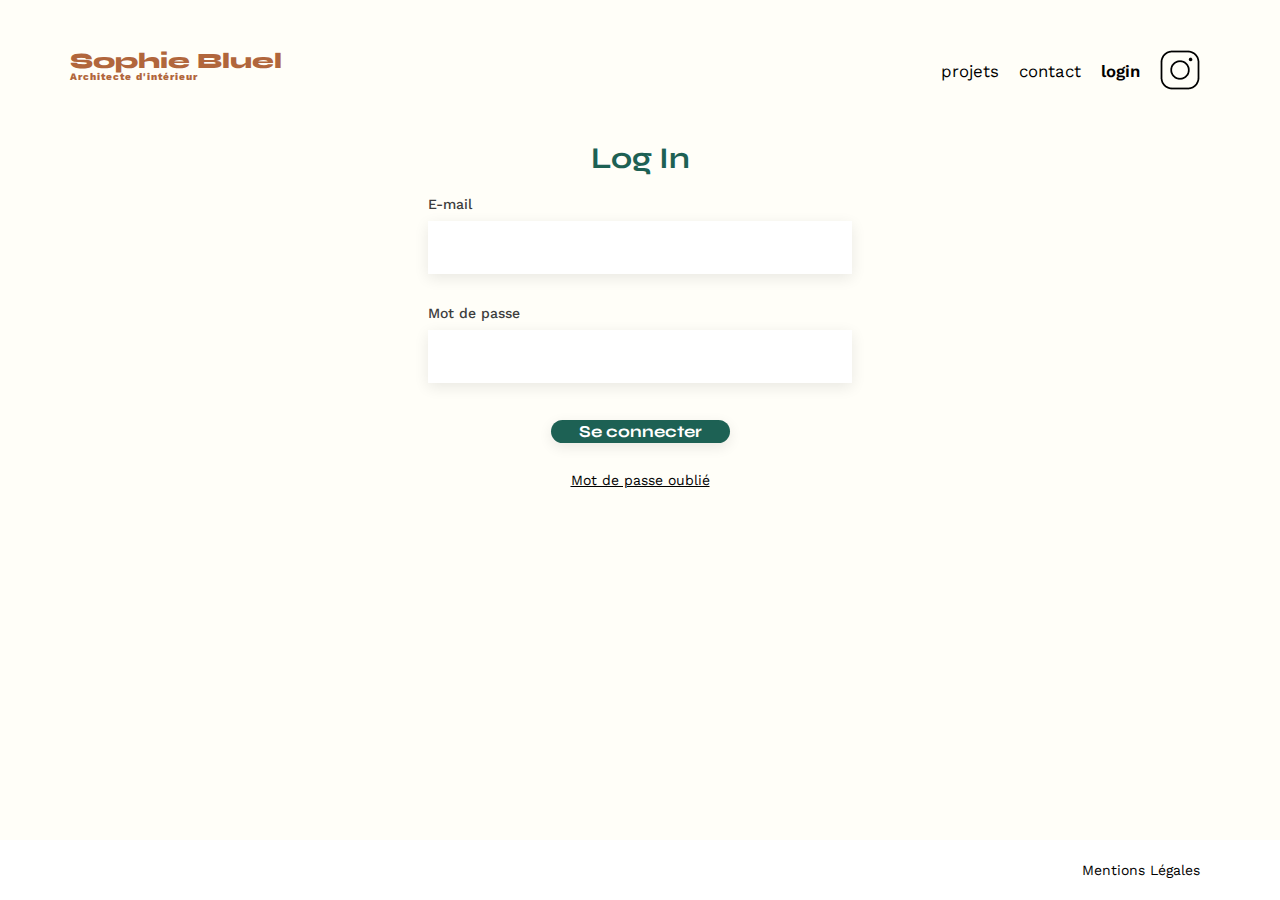
<file: FrontEnd/log_in.html>
<!DOCTYPE html>
<html lang="fr">
  <head>
    <meta charset="UTF-8" />
    <title>Log In</title>
    <meta name="viewport" content="width=device-width, initial-scale=1.0" />
    <link rel="preconnect" href="https://fonts.googleapis.com" />
    <link rel="preconnect" href="https://fonts.gstatic.com/" crossorigin />
    <link
      href="https://fonts.googleapis.com/css2?family=Syne:wght@700;800&family=Work+Sans&display=swap"
      rel="stylesheet"
    />
    <meta name="description" content="" />
    <link rel="stylesheet" href="./assets/style.css" />
  </head>
  <body class="body_color">
    <header>
      <a href="index.html"
        ><h1>Sophie Bluel <span>Architecte d'intérieur</span></h1></a
      >
      <nav>
        <ul>
          <a href="index.html"><li>projets</li></a>
          <li>contact</li>
          <li class="textWide">login</li>
          <li><img src="./assets/icons/instagram.png" alt="Instagram" /></li>
        </ul>
      </nav>
    </header>
    <main>
      <section>
        <div class="login_items contact_login">
          <h2 class="login_text">Log In</h2>
          <form id="loginForm">
            <label for="email" class="textInput"
              >E-mail
              <input type="email" name="email" id="email" required />
            </label>

            <label for="password" class="textInput"
              >Mot de passe
              <input type="password" name="password" id="password" required
            /></label>

            <input type="submit" value="Se connecter" id="connect" />
          </form>
          <a href="" class="forget_pw login_text"><p>Mot de passe oublié</p></a>
        </div>
      </section>
    </main>
    <footer class="footer">
      <ul>
        <li>Mentions Légales</li>
      </ul>
    </footer>
    <script src="login.js"></script>
  </body>
</html>
</file>
<file: FrontEnd/assets/style.css>
/* http://meyerweb.com/eric/tools/css/reset/
   v2.0 | 20110126
   License: none (public domain)
*/

html,
body,
div,
span,
applet,
object,
iframe,
h1,
h2,
h3,
h4,
h5,
h6,
p,
blockquote,
pre,
a,
abbr,
acronym,
address,
big,
cite,
code,
del,
dfn,
em,
img,
ins,
kbd,
q,
s,
samp,
small,
strike,
strong,
sub,
sup,
tt,
var,
b,
u,
i,
center,
dl,
dt,
dd,
ol,
ul,
li,
fieldset,
form,
label,
legend,
table,
caption,
tbody,
tfoot,
thead,
tr,
th,
td,
article,
aside,
canvas,
details,
embed,
figure,
figcaption,
footer,
header,
hgroup,
menu,
nav,
output,
ruby,
section,
summary,
time,
mark,
audio,
video {
  margin: 0;
  padding: 0;
  border: 0;
  font-size: 100%;
  font: inherit;
  vertical-align: baseline;
}
button {
  border: none;
}
/* HTML5 display-role reset for older browsers */
article,
aside,
details,
figcaption,
figure,
footer,
header,
hgroup,
menu,
nav,
section {
  display: block;
}
body {
  line-height: 1;
}
ol,
ul {
  list-style: none;
}
blockquote,
q {
  quotes: none;
}
blockquote:before,
blockquote:after,
q:before,
q:after {
  content: "";
  content: none;
}
table {
  border-collapse: collapse;
  border-spacing: 0;
}
/** end reset css**/
body {
  max-width: 1140px;
  margin: auto;
  font-family: "Work Sans";
  font-size: 14px;
}
header {
  display: flex;
  justify-content: space-between;
  margin: 50px 0;
}
section {
  margin: 50px 0;
}

h1 {
  display: flex;
  flex-direction: column;
  font-family: "Syne";
  font-size: 22px;
  font-weight: 800;
  color: #b1663c;
}

h1 > span {
  font-family: "Work Sans";
  font-size: 10px;
  letter-spacing: 0.1em;
}

h2 {
  font-family: "Syne";
  font-weight: 700;
  font-size: 30px;
  color: #1d6154;
}
nav ul {
  display: flex;
  align-items: center;
  list-style-type: none;
}
nav li {
  padding: 0 10px;
  font-size: 1.2em;
}

li:hover {
  color: #b1663c;
}
#introduction {
  display: flex;
  align-items: center;
}
#introduction figure {
  flex: 1;
}
#introduction img {
  display: block;
  margin: auto;
  width: 80%;
}

#introduction article {
  flex: 1;
}
#introduction h2 {
  margin-bottom: 1em;
}

#introduction p {
  margin-bottom: 0.5em;
}
#portfolio h2 {
  text-align: center;
  margin-bottom: 1em;
}
.gallery {
  width: 100%;
  display: grid;
  grid-template-columns: 1fr 1fr 1fr;
  grid-column-gap: 20px;
  grid-row-gap: 20px;
}

.gallery img {
  width: 100%;
}
#contact {
  width: 50%;
  margin: auto;
}
#contact > * {
  text-align: center;
}
#contact h2 {
  margin-bottom: 20px;
}
#contact form {
  text-align: left;
  margin-top: 30px;
  display: flex;
  flex-direction: column;
}

#contact input {
  height: 50px;
  font-size: 1.2em;
  border: none;
  box-shadow: 0px 4px 14px rgba(0, 0, 0, 0.09);
}
#contact label {
  margin: 2em 0 1em 0;
}
#contact textarea {
  border: none;
  box-shadow: 0px 4px 14px rgba(0, 0, 0, 0.09);
}

input[type="submit"] {
  font-family: "Syne";
  font-weight: 700;
  color: white;
  background-color: #1d6154;
  margin: 2em auto;
  width: 180px;
  text-align: center;
  border-radius: 60px;
}

footer nav ul {
  display: flex;
  justify-content: flex-end;
  margin: 2em;
}

a {
  text-decoration: none;
  color: unset;
}
/***** buttons *****/

#filters {
  display: flex;
  justify-content: center;
  align-items: center;
  margin: 35px 0 35px 0;
}

.button_filter {
  background: white;
  color: #1d6154;
  border: #1d6154 solid 1px;
  border-radius: 60px;
  font-family: "Syne";
  font-size: 16px;
  margin: 5px;
}

.button_filter:hover {
  background: #1d6154;
  color: white;
}

.button_filter_selected {
  background: #1d6154;
  color: white;
}

.button_ALL {
  background: #1d6154;
  color: white;
}

.button_ALL:hover {
  background: white;
  color: #1d6154;
}

/***** page login *****/

.body_color {
  background-color: #fffef8;
  max-width: 1140px;
  margin: auto;
  font-family: "Work Sans";
  font-size: 14px;
}

.textWide {
  font-weight: 600;
}

.login_item {
  height: 600px;
}

.login_text {
  display: flex;
  text-align: center;
  justify-content: center;
}

#loginForm {
  height: 300px;
  display: flex;
  justify-content: center;
  align-items: center;
  flex-direction: column;
  text-align: start;
}

.contact_login input {
  height: 51px;
  width: 379px;
  font-size: 1.2em;
  border: none;
  box-shadow: 0px 4px 14px rgba(0, 0, 0, 0.09);
}
.contact_login label {
  margin: 2em 0 0.25em 0;
}

#connect {
  width: 179px;
  height: 36px;
  cursor: pointer;
}

.footer {
  background: white;
  height: 60px;
  display: flex;
  justify-content: flex-end;
  align-items: center;
  width: 100vw;
  margin-top: 200px;
  position: absolute;
  bottom: 0;
  left: 50%;
  transform: translateX(-50%);
}

.footer li {
  font-size: 14px;
  margin-right: 80px;
}

.forget_pw {
  color: unset;
  text-decoration: underline;
}

.top-banner {
  background-color: black;
  color: white;
  text-align: center;
  display: flex;
  justify-content: center;
  align-items: center;
  gap: 6px;
  height: 59px;
  width: 99vw;
  position: absolute;
  top: 0;
  left: 50%;
  transform: translateX(-50%);
}

.titleModifier {
  display: flex;
  align-items: center;
  justify-content: center;
  gap: 12px;
}

.btnModifier {
  color: black;
  border: none;
  background: transparent;
  display: flex;
  gap: 4px;
  font-size: 0.875rem;
  align-items: center;
  justify-content: center;
}

.dialog {
  background: white;
  padding: 12px;
  width: 600px;
}

dialog::backdrop {
  background-color: rgb(0 0 0 / 0%);
  transition: display 0.7s allow-discrete, overlay 0.7s allow-discrete,
    background-color 0.7s;
  /* Equivalent to
  transition: all 0.7s allow-discrete; */
}

dialog[open]::backdrop {
  background-color: rgb(0 0 0 / 50%);
}

.right {
  display: flex;
  justify-content: flex-end;
}

.right-afteradd {
  justify-content: space-between;
}

.dialogCloseBtn {
  display: flex;
  align-items: center;
  justify-content: center;
  background: transparent;
  border: none;
  color: black;
  width: 24px;
  height: 24px;
  font-size: 20px;
}

.dialogTitle {
  font-family: "Work Sans";
  font-size: 1.5rem;
  text-align: center;
  margin-bottom: 30px;
}

.hidden {
  display: none !important;
}

.imagesInputContainer {
  display: flex;
  align-items: center;
  justify-content: center;
  gap: 8px;
  flex-wrap: wrap;
}

.div {
  position: relative;
  width: 76.86px;
  height: 102.57px;
}

.imgDeleteBtn {
  color: white;
  display: flex;
  justify-content: center;
  align-items: center;
  font-size: 0.625rem;
  position: absolute;
  right: 8px;
  top: 8px;
  background: black;
  border-radius: 2px;
  width: 17px;
  height: 17px;
}

.img {
  width: 76.86px;
  height: 102.57px;
  object-fit: cover;
}

.height {
  height: 59px;
  width: 100%;
}

.imgFormContainer {
  display: flex;
  align-items: center;
  justify-content: center;
  width: 420px;
  height: 169px;
  background: #e8f1f6;
  margin: 0 0 20px 0;
}

.imgFormContainer__input {
  display: flex;
  flex-direction: column;
  gap: 6px;
  justify-content: center;
  align-items: center;

  & > i {
    font-size: 76px;
    color: #b9c5cc;
  }

  & > button {
    width: 173px;
    height: 36px;
    border-radius: 999px;
    display: flex;
    align-items: center;
    justify-content: center;
    background: #cbd6dc;
    color: #306685;
    font-weight: 500;
    font-size: 0.875rem;
    border: none;
  }
}

.container {
  display: flex;
  flex-direction: column;
  align-items: center;
  justify-content: center;
}

.textInput {
  font-weight: 500;
  font-size: 0.875rem;
  display: flex;
  flex-direction: column;
  gap: 10px;
  color: #3d3d3d;
  margin-bottom: 16px;

  & > input {
    height: 51px;
    width: 420px;
    font-size: 1.2em;
    border: none;
    box-shadow: 0px 4px 14px rgba(0, 0, 0, 0.09);
  }

  & > select {
    height: 51px;
    width: 420px;
    font-size: 1.2em;
    border: none;
    box-shadow: 0px 4px 14px rgba(0, 0, 0, 0.09);
  }

  & > textarea {
    height: 174px;
    width: 420px;
    font-size: 1.2em;
    border: none;
    box-shadow: 0px 4px 14px rgba(0, 0, 0, 0.09);
  }
}

.btnSubmit {
  display: flex;
  align-items: center;
  justify-content: center;
  border-radius: 999px;
  color: #ffffff;
  background: #a7a7a7;
  font-weight: 700;
  font-size: 0.875rem;
  width: 237px;
  height: 36px;
  margin: 20px auto 0 auto;
}

.btnAddImg {
  display: flex;
  align-items: center;
  justify-content: center;
  border-radius: 999px;
  color: #ffffff;
  background: #1d6154;
  font-weight: 700;
  font-size: 0.875rem;
  width: 237px;
  height: 36px;
  margin: 20px auto 0 auto;
}

form {
  display: flex;
  flex-direction: column;
  align-items: center;
  justify-content: center;
}

.line {
  background: #b3b3b3;
  width: 420px;
  height: 1px;
  margin: 20px auto 20px auto;
}

.imgInput {
  height: 169px;
  width: 129px;
  object-fit: cover;
}

.imgPortfolio {
  width: 305px;
  height: 407px;
  object-fit: cover;
}
</file>
